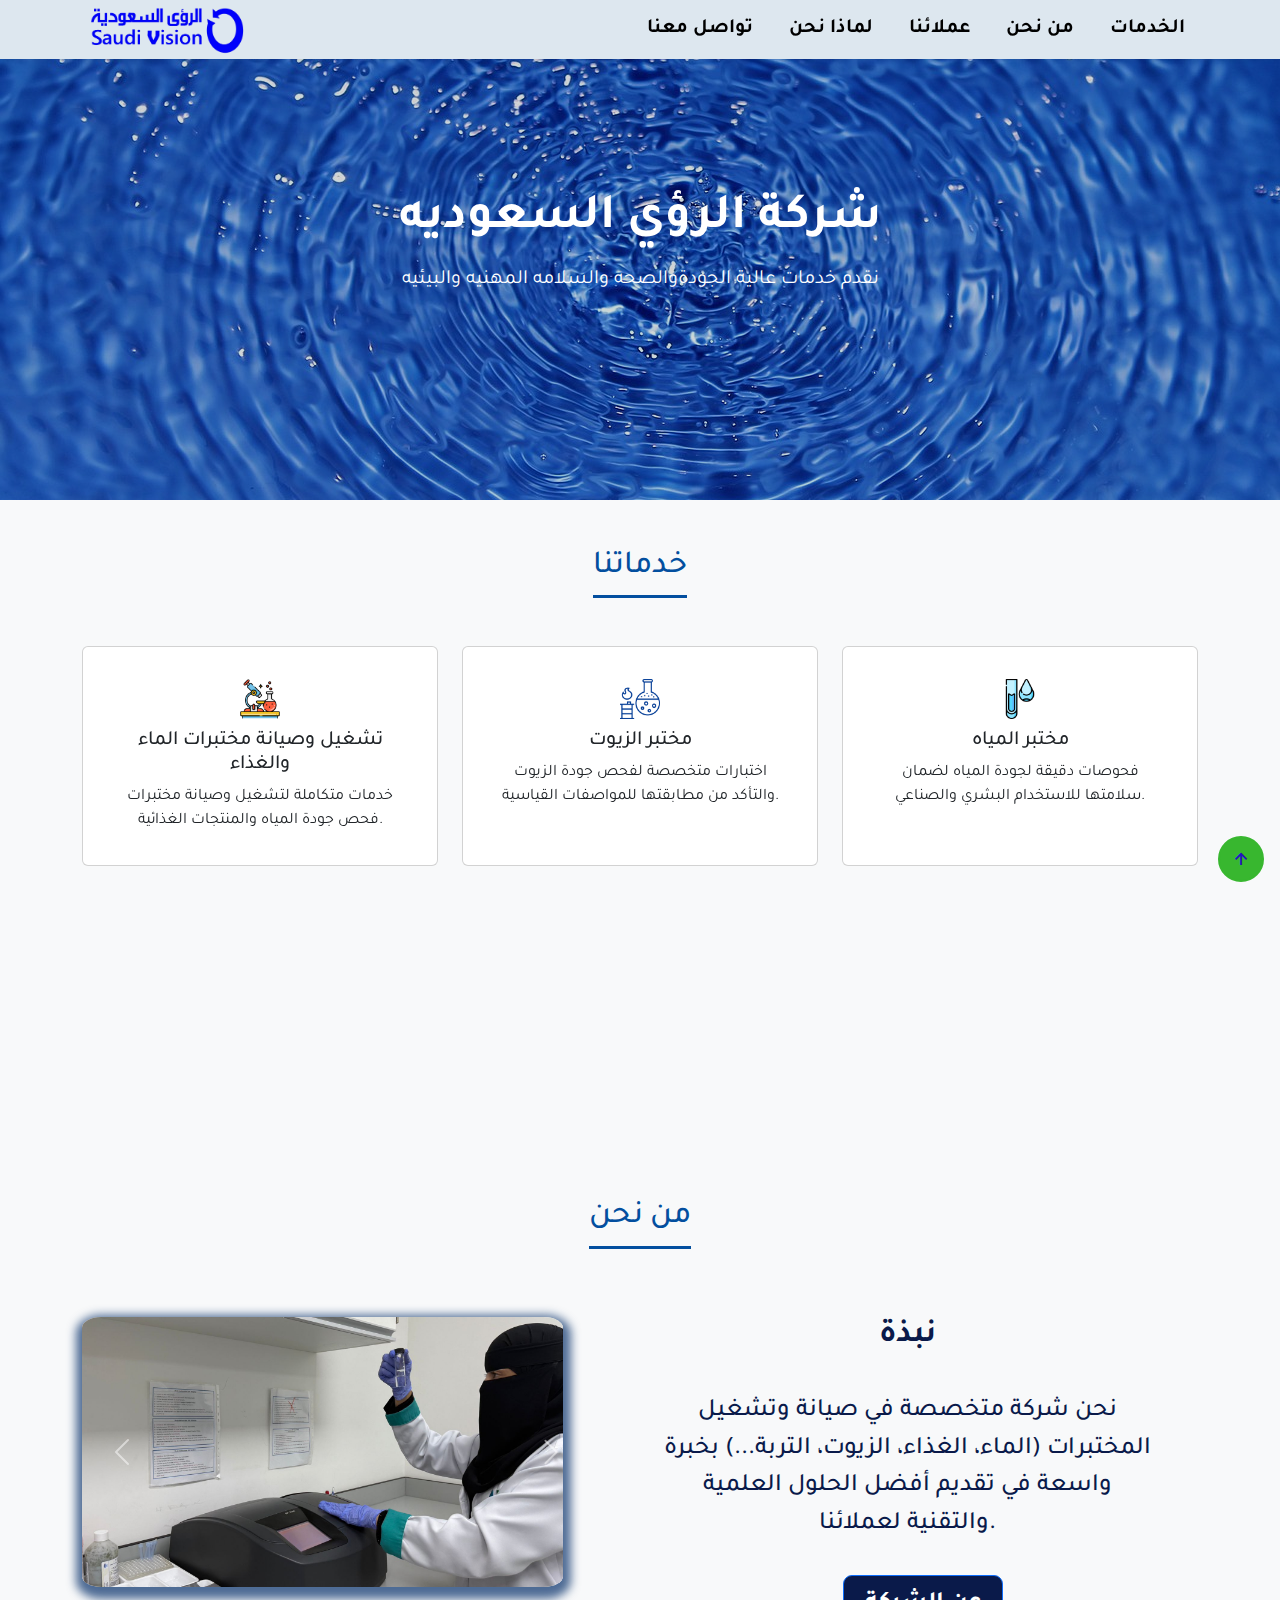
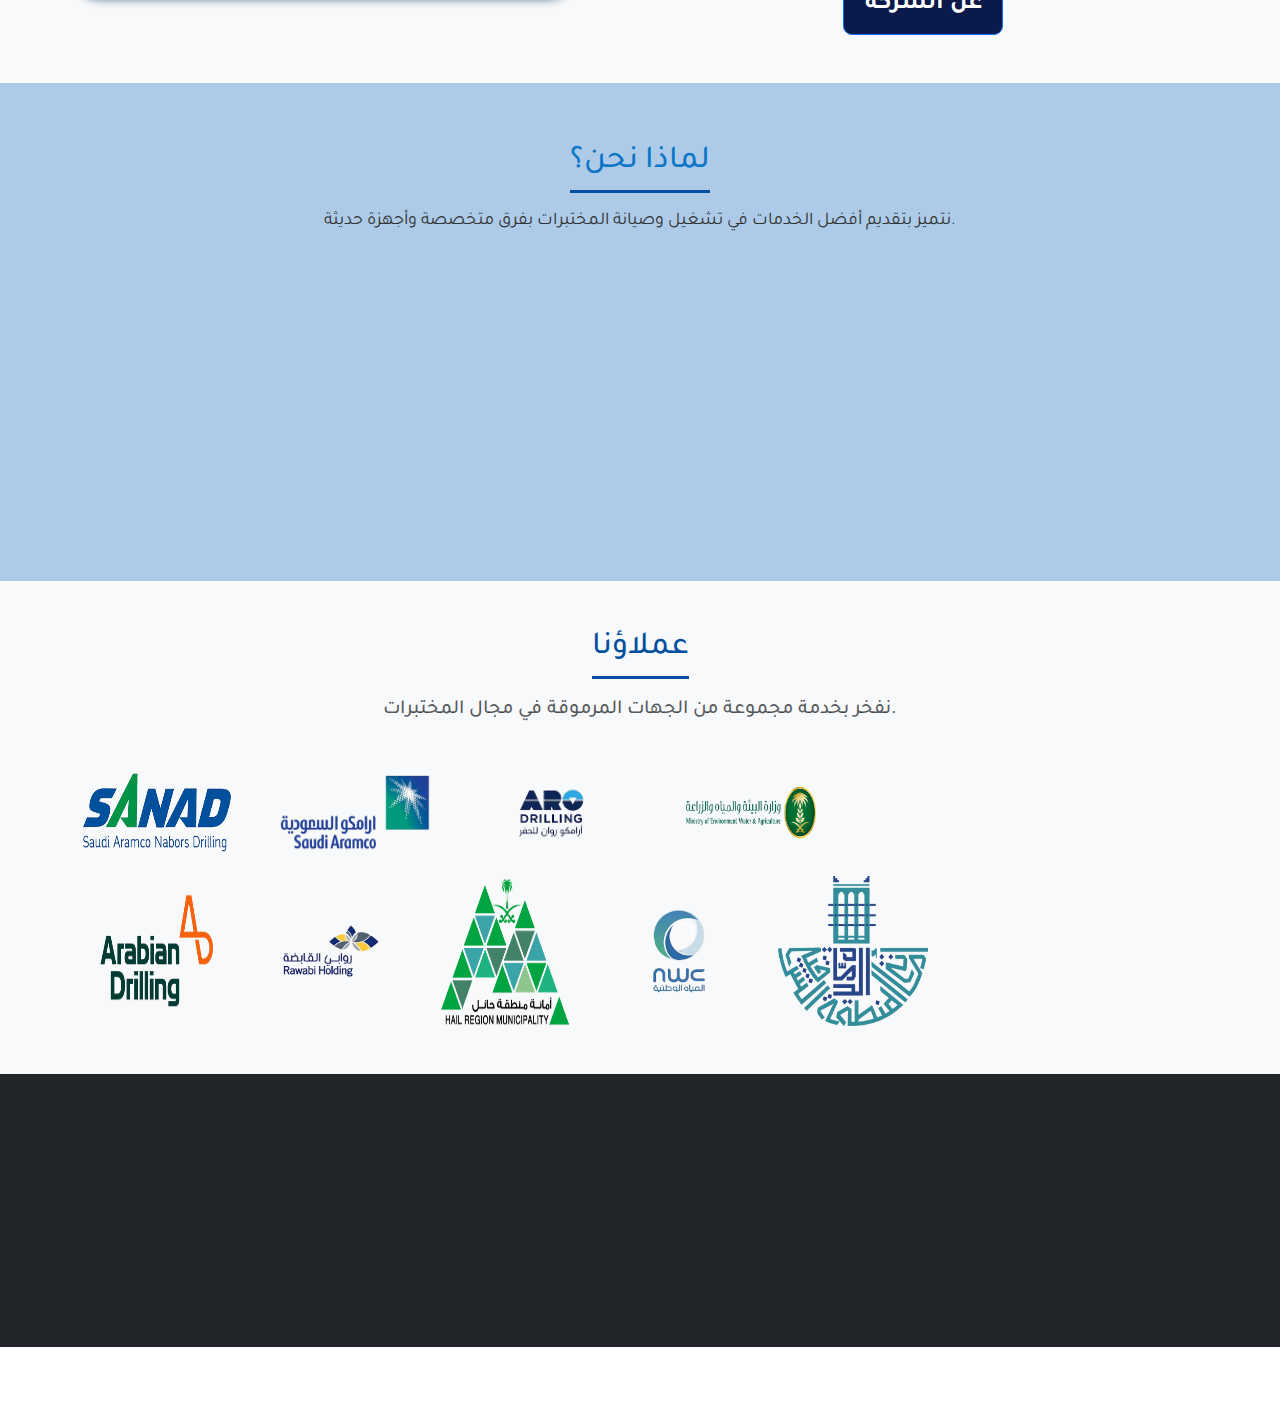
<file: index.html>
<!DOCTYPE html>
<html lang="ar">

<head>
  <meta charset="UTF-8" />
  <meta name="viewport" content="width=device-width, initial-scale=1.0" />
  <!-- google font -->
  <link href="https://fonts.googleapis.com/css2?family=Tajawal:wght@300;400;500;700&display=swap" rel="stylesheet" />
  <link rel="stylesheet" href="project/bootstrap-5.3.7-dist/css/bootstrap.css" />
  <!-- box- icon -->
  <link href="https://cdn.jsdelivr.net/npm/bootstrap-icons/font/bootstrap-icons.css" rel="stylesheet" />
  <link rel="stylesheet" href="https://unpkg.com/boxicons@latest/css/boxicons.min.css" />
  <!-- file css -->
  <link rel="stylesheet" href="CSS/style.css" />
  <link rel="stylesheet" href="CSS/aos.css">
  <title>Saudi Vision</title>
</head>

<body>
  <header>
    <!-- logo in navbar -->
    <a href="#" class="logo">
      <img src="images/logo1.png" alt="Saudi Vision Logo" />
    </a>
    <!-- hamburger icon (Bootstrap Icon) -->
    <div class="menu-toggle" id="menu-toggle">
      <i class="bi bi-list"></i>
    </div>
    <!-- start navbar -->
    <ul class="navlist" id="navlist">
      <li><a href="#contact">تواصل معنا</a></li>
      <li><a href="#why-us">لماذا نحن</a></li>
      <li><a href="#clients">عملائنا</a></li>
      <li><a href="#about">من نحن</a></li>
      <li><a href="#services">الخدمات</a></li>
    </ul>
  </header>
  <!-- hero section -->
  <section id="hero" class="hero-section">
    <div class="overlay"></div>
    <div class="hero-content">
      <h1>شركة الرؤي السعوديه</h1>
      <p>نقدم خدمات عالية الجودةوالصحه والسلامه المهنيه والبيئيه</p>
    </div>
  </section>
  <!-- end hero section -->
  <!-- Services Section -->
  <section id="services" class="py-5 bg-light">
    <div class="container">
      <div class="text-center">
        <h2 class=" mb-5 section-title">خدماتنا</h2>
      </div>
      <!-- start service -->
      <div class="row g-4">
        <!-- Service 1 -->
        <div class="col-md-4">
          <div class="card h-100  text-center p-3 " id="set-card" data-aos="fade-up">
            <div class="card-body">
              <img src="images/laboratory.png" alt="Lab Icon" style="width: 40px; height: 40px" />
              <h5 class="card-title">تشغيل وصيانة مختبرات الماء والغذاء</h5>
              <p class="card-text">
                خدمات متكاملة لتشغيل وصيانة مختبرات فحص جودة المياه والمنتجات
                الغذائية.
              </p>
            </div>
          </div>
        </div>
        <!-- Service 2 -->
        <div class="col-md-4">
          <div class="card h-100 text-center p-3" id="set-card" data-aos="fade-up">
            <div class="card-body">
              <img src="images/oil.png" alt="Oil Lab Icon" style="width: 40px; height: 40px" />
              <h5 class="card-title">مختبر الزيوت</h5>
              <p class="card-text">
                اختبارات متخصصة لفحص جودة الزيوت والتأكد من مطابقتها للمواصفات
                القياسية.
              </p>
            </div>
          </div>
        </div>
        <!-- Service 3 -->
        <div class="col-md-4">
          <div class="card h-100  text-center p-3" id="set-card" data-aos="fade-up">
            <div class="card-body">
              <img src="images/water.png" alt="Water Lab Icon" style="width: 40px; height: 40px" />
              <h5 class="card-title">مختبر المياه</h5>
              <p class="card-text">
                فحوصات دقيقة لجودة المياه لضمان سلامتها للاستخدام البشري
                والصناعي.
              </p>
            </div>
          </div>
        </div>
        <div class="row g-4 justify-content-center mt-3">
          <!-- Service 4 -->
          <div class="col-md-4">
            <div class="card h-100 text-center p-3" id="set-card" data-aos="fade-up">
              <div class="card-body">
                <img src="images/natural-gas.png" alt="Gas Lab Icon" style="width: 40px; height: 40px" />
                <h5 class="card-title">مختبر الغازات</h5>
                <p class="card-text">
                  اختبارات الغازات للتأكد من النقاء والجودة في مختلف التطبيقات الصناعية.
                </p>
              </div>
            </div>
          </div>

          <!-- Service 5 -->
          <div class="col-md-4">
            <div class="card h-100 text-center p-3" id="set-card" data-aos="fade-up">
              <div class="card-body">
                <img src="images/soil.png" alt="Soil Lab Icon" style="width: 40px; height: 40px" />
                <h5 class="card-title">مختبر التربة</h5>
                <p class="card-text">
                  تحليل التربة لدعم المشاريع الزراعية والهندسية وفق المعايير العالمية.
                </p>
              </div>
            </div>
          </div>
        </div>
      </div>
  </section>
  <!-- ================== -->
  <section id="about" class="py-5 bg-light">
    <div class="container">
      <div class="text-center mb-5">
        <h2 class="section-title">من نحن</h2>
      </div>
      <!-- name clas contaner-carc-comp for contaner carsoland company -->
      <div class="row w-100 contaner-carc-comp">
        <div class="col">
          <div id="aboutCarousel" class="carousel slide" data-bs-ride="carousel">
            <div class="carousel-inner ">
              <!-- Slide 1: -->
              <div class="carousel-item active">
                <img src="images/about1.jpeg" class="d-block w-100 rounded" alt=" imeg1">
              </div>
              <!-- Slide 2: -->
              <div class="carousel-item">
                <img src="images/about2.jpeg" class="d-block w-100 rounded" alt="imeg2">
              </div>
              <!-- Slide 3:  -->
              <div class="carousel-item">
                <img src="images/about3.jpeg" class="d-block w-100 rounded" alt="imeg3">
              </div>
              <!-- Slide 4:  -->
              <div class="carousel-item">
                <img src="images/about4.jpeg" class="d-block w-100 rounded" alt="imeg4">
              </div>
              <!-- Slide 5:  -->
              <div class="carousel-item">
                <img src="images/about5.jpeg" class="d-block w-100 rounded" alt="imeg5">
              </div>
            </div>
            <!--  button control-->
            <button class="carousel-control-prev" type="button" data-bs-target="#aboutCarousel" data-bs-slide="prev">
              <span class="carousel-control-prev-icon"></span>
              <span class="visually-hidden">Previous</span>
            </button>
            <button class="carousel-control-next" type="button" data-bs-target="#aboutCarousel" data-bs-slide="next">
              <span class="carousel-control-next-icon"></span>
              <span class="visually-hidden">Next</span>
            </button>
          </div>
        </div>
        <!-- about-company-->
        <div class="col d-flex flex-column justify-content-center text-black about-company">
          <h2>نبذة</h2>
          <p>
            نحن شركة متخصصة في صيانة وتشغيل المختبرات
            (الماء، الغذاء، الزيوت، التربة...)
            بخبرة واسعة في تقديم أفضل الحلول العلمية والتقنية لعملائنا.
          </p>
          <a href="about.html" class="btn btn-primary mt-3">عن الشركة</a>
        </div>
      </div>
    </div>
  </section>
  <!-- end about section -->
  <!--way us -->
  <section id="why-us" class="why-us-section">
    <div class="container">
      <h2 class="section-title">لماذا نحن؟</h2>
      <p>نتميز بتقديم أفضل الخدمات في تشغيل وصيانة المختبرات بفرق متخصصة وأجهزة حديثة.</p>

      <div class="features">
        <div class="feature" data-aos="zoom-in-down">
          <i class="bi bi-award"></i>
          <h3>خبرة عالية</h3>
          <p>سنوات من الخبرة في تشغيل المختبرات وصيانتها.</p>
        </div>
        <div class="feature" data-aos="zoom-in-down">
          <i class="bi bi-people"></i>
          <h3>فريق متخصص</h3>
          <p>فريقنا مدرب بشكل احترافي لضمان جودة الخدمة.</p>
        </div>
        <div class="feature" data-aos="zoom-in-down">
          <i class="bi bi-clock"></i>
          <h3>خدمة سريعة</h3>
          <p>نضمن سرعة وكفاءة في تقديم الخدمات لجميع عملائنا.</p>
        </div>
        <div class="feature" data-aos="zoom-in-down">
          <i class="bi bi-gear"></i>
          <h3>أجهزة حديثة</h3>
          <p>استخدام أحدث الأجهزة والتقنيات في المختبرات.</p>
        </div>
      </div>
    </div>
  </section>
  <!-- end way us -->
  <!-- clint -->
  <section class="clients py-5 bg-light" id="clients">
    <div class="container text-center">
      <h2 class="mb-3 section-title"">عملاؤنا</h2>
    <p class=" clients-text mb-5 text-muted ">نفخر بخدمة مجموعة من الجهات المرموقة في مجال المختبرات.</p>

    <!-- Row 1 - يتحرك يمين -->
    <div class=" clients-row marquee-right mb-4">
        <div class="d-flex gap-5 flex-nowrap">
          <img src="images/client1.png" class="img-fluid" alt="Client 1">
          <img src="images/client2.png" class="img-fluid" alt="Client 2">
          <img src="images/client3.png" class="img-fluid" alt="Client 3">
          <img src="images/client4.png" class="img-fluid" alt="Client 4">
        </div>
    </div>

    <!-- Row 2 - يتحرك شمال -->
    <div class="clients-row marquee-left">
      <div class="d-flex gap-4 flex-nowrap">
        <img src="images/client5.png" class="img-fluid" alt="Client 5">
        <img src="images/client6.png" class="img-fluid" alt="Client 6">
        <img src="images/client7.png" class="img-fluid" alt="Client 7">
        <img src="images/client8.png" class="img-fluid" alt="Client 8">
        <img src="images/client9.png" class="img-fluid" alt="Client 9">
      </div>
    </div>
    </div>
  </section>
  <!-- end clint -->
  <!-- footer -->
  <footer id="contact" class="bg-dark text-white py-4 text-center ">
    <div class="container" data-aos="fade-up" data-aos-duration="3000">
      <div class="row" ">
        <div class=" col-12 col-md-3">
        <a href="#" class="logofooter">
          <img src="images/logo1.png" alt="Saudi Vision Logo" />
        </a>
        <!-- <h5>شركه الرؤي السعوديه </h5> -->
        <p> تعزيز مكانتنا في المملكة كمختبرات رائدة في قياس جودة المياه
          والغذاء والزيوت والتربة.</p>
      </div>
      <div class="col-12 col-md-3">
        <ul class="footer-links">
          <li><a href="#hero" class="text-white text-decoration-none">الرئيسيه</a></li>
          <li><a href="about.html" class="text-white text-decoration-none">من نحن</a></li>
          <li><a href="#services" class="text-white text-decoration-none">الخدمات</a></li>
          <li><a href="#contact" class="text-white text-decoration-none">تواصل معنا</a></li>
        </ul>
      </div>
      <div class="col-12 col-md-3 contact-info">
        <p><i class='bx bx-phone'></i> <a href="tel:00966558500459"
            class="text-white text-decoration-none ">00966558500459</a></p>
        <p><i class='bx bx-envelope'></i> <a href="mailto:gliponeo@saudivisiondmm.com"
            class="text-white text-decoration-none ">gliponeo@saudivisiondmm.com</a></p>
        <p><i class='bx bx-map'></i> Kingdom of Saudi Arabia – Dammam – Al Khalidiyah Al Janubiah dist. – Abu al Asaad
          al Qusheri Street – building no 2687</p>
      </div>
      <div class="col-12 col-md-3 social-icons">
        <a href="https://www.linkedin.com/in/saudi-visions-laboratory" target="_blank" class="text-white ">
          <i class='bx bxl-facebook'></i>
        </a>
        <a href="https://www.linkedin.com/in/saudi-visions-laboratory" target="_blank" class="text-white">
          <i class='bx bxl-linkedin'></i>
        </a>
        <a href="https://x.com/saudivisiondmm" target="_blank">
          <i class='bx bxl-twitter'></i>
        </a>
      </div>
    </div>
    </div>
    <!-- ____________________scroll top_______________________ -->
    <a href="#" class="scroll">
      <i class="bx bx-up-arrow-alt"></i>
    </a>
  </footer>
  <script src="project/bootstrap-5.3.7-dist/js/bootstrap.js"></script>
  <script src="JS/aos.js"></script>
  <script src="JS/app.js"></script>

</body>

</html>
</file>
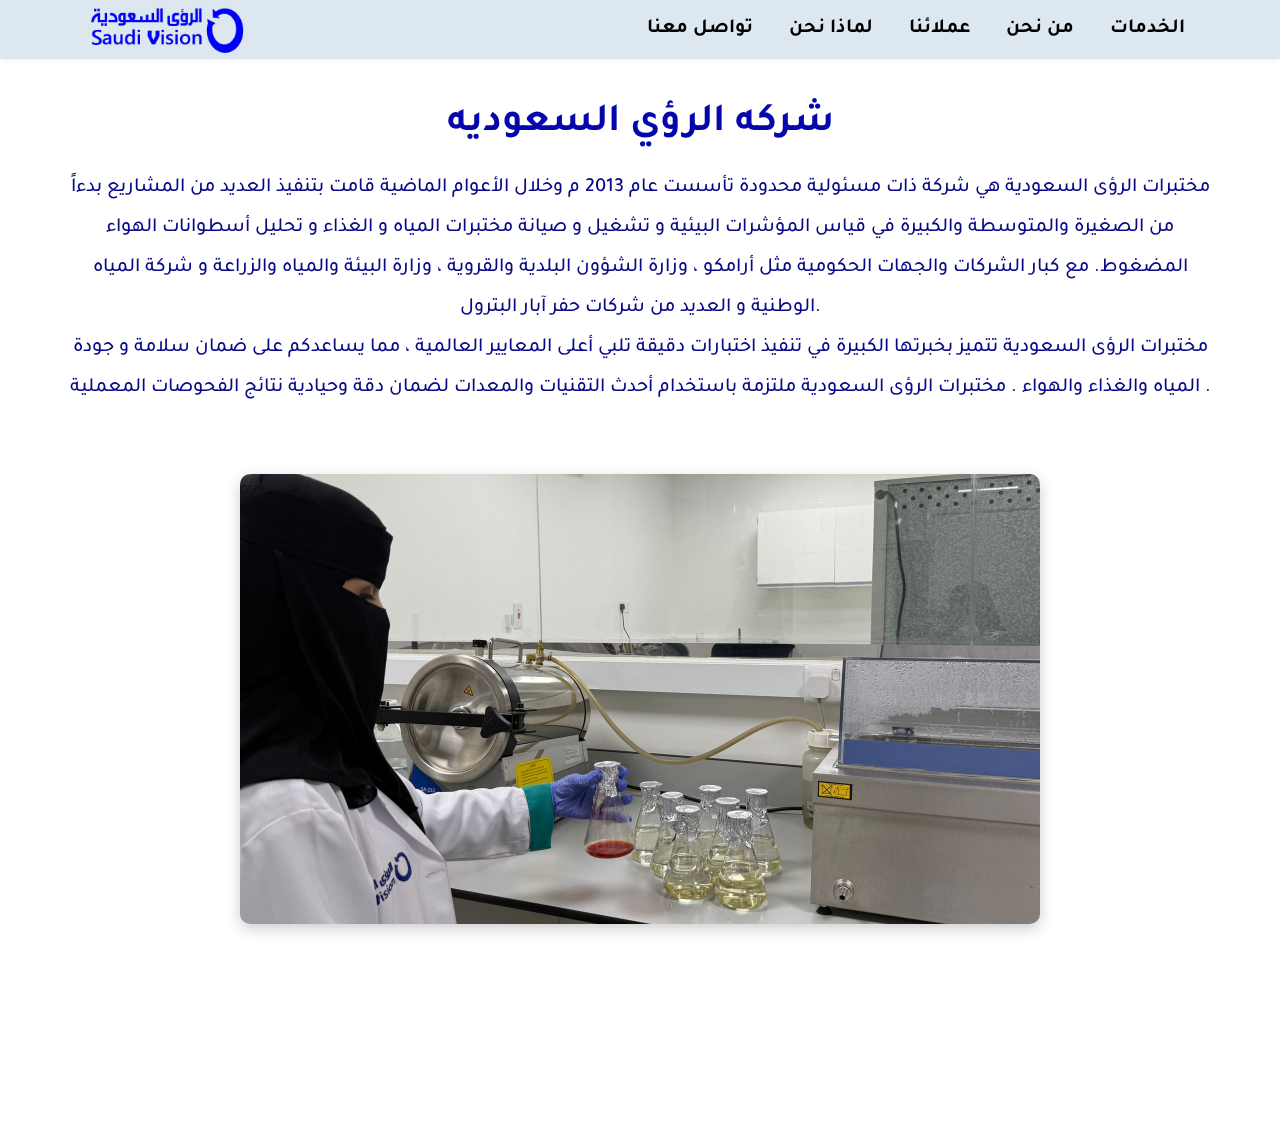
<file: about.html>
<!DOCTYPE html>
<html lang="en">
  <head>
    <meta charset="UTF-8" />
    <meta name="viewport" content="width=device-width, initial-scale=1.0" />
    <title>عن الشركه</title>
    <link
      href="https://fonts.googleapis.com/css2?family=Tajawal:wght@300;400;500;700&display=swap"
      rel="stylesheet"
    />
    <link
      rel="stylesheet"
      href="project/bootstrap-5.3.7-dist/css/bootstrap.css"
    />
    <link
      href="https://cdn.jsdelivr.net/npm/bootstrap-icons/font/bootstrap-icons.css"
      rel="stylesheet"
    />
   <link rel="stylesheet" href="CSS/style.css" />
    <link rel="stylesheet" href="CSS/aos.css">
    <!-- مكتبة الأنيميشن -->
  </head>
  <body>
    <header>
      <!-- logo in navbar -->
      <a href="#" class="logo">
        <img src="images/logo1.png" alt="Saudi Vision Logo" />
      </a>
      <!-- hamburger icon (Bootstrap Icon) -->
      <div class="menu-toggle" id="menu-toggle">
        <i class="bi bi-list"></i>
      </div>

      <!-- start navbar -->
      <ul class="navlist" id="navlist">
        <li><a href="#">تواصل معنا</a></li>
        <li><a href="#">لماذا نحن</a></li>
        <li><a href="#">عملائنا</a></li>
        <li><a href="#about">من نحن</a></li>
        <li><a href="#services">الخدمات</a></li>
      </ul>
    </header>
    <section class="about-company-grid">
      <div class="container">
        <!-- نص نبذة عن الشركة -->
        <div class="company-text" data-aos="fade-up">
          <h1>شركه الرؤي السعوديه</h1>
          <p>
            مختبرات الرؤى السعودية هي شركة ذات مسئولية محدودة تأسست عام 2013 م
            وخلال الأعوام الماضية قامت بتنفيذ العديد من المشاريع بدءاً من
            الصغيرة والمتوسطة والكبيرة في قياس المؤشرات البيئية و تشغيل و صيانة
            مختبرات المياه و الغذاء و تحليل أسطوانات الهواء المضغوط. مع كبار
            الشركات والجهات الحكومية مثل أرامكو ، وزارة الشؤون البلدية والقروية
            ، وزارة البيئة والمياه والزراعة و شركة المياه الوطنية و العديد من
            شركات حفر آبار البترول.
            <br />
            مختبرات الرؤى السعودية تتميز بخبرتها الكبيرة في تنفيذ اختبارات دقيقة
            تلبي أعلى المعايير العالمية ، مما يساعدكم على ضمان سلامة و جودة
            المياه والغذاء والهواء . مختبرات الرؤى السعودية ملتزمة باستخدام أحدث
            التقنيات والمعدات لضمان دقة وحيادية نتائج الفحوصات المعملية .
          </p>
        </div>

        <!-- صورة الشركة -->
        <div class="company-image" data-aos="zoom-in">
          <img src="images/about5.jpeg" alt="تفاصيل الشركة" />
        </div>

        <!-- الكروت: الرؤية، الرسالة، الأهداف  -->
        <div class="cards-grid">
          <div class="card-pg2" data-aos="zoom-in " data-aos-delay="0">
            <h3>رؤيتنا</h3>
            <p>
              تقديم خدمات فنية ذات جودة وموثوقية عالية تحوز رضا عملائنا الأعزاء.
            </p>
          </div>
          <div class="card-pg2" data-aos="zoom-in" data-aos-delay="200">
            <h3>رسالتنا</h3>
            <p>
              تسعى مختبرات الرؤى السعودية لتوفير خدمات فنية موثوقة ومعتمدة تلبي
              رضا شركائها الأعزاء.
            </p>
          </div>
          <div class="card-pg2" data-aos="zoom-in" data-aos-delay="400">
            <h3>أهدافنا</h3>
            <p>
              تعزيز مكانتنا في المملكة كمختبرات رائدة في قياس جودة المياه
              والغذاء والزيوت والتربة.
            </p>
          </div>
        </div>
      </div>
    </section>
 <script src="project/bootstrap-5.3.7-dist/js/bootstrap.js"></script>
    <script src="JS/aos.js"></script>
    <script src="JS/app.js"></script>
  </body>
</html>
</file>
<file: CSS/style.css>
* {
  padding: 0;
  margin: 0;
  box-sizing: border-box;
  font-family: "Tajawal", sans-serif;
  list-style: none;
  text-decoration: none;
  scroll-behavior: smooth;
  scroll-padding-top: 3rem;
}
header {
  position: fixed;
  width: 100%;
  top: 0;
  right: 0;
  z-index: 1000;
  display: flex;
  justify-content: space-between;
  align-items: center;
  padding: 4px 6%;
  /*background-color: #f8fcff;
  */
  background-color: #dde7ef;
  box-shadow: 0 2px 5px -2px #0000001a;
  transition: all 0.6s ease;
  -webkit-transition: all 0.6s ease;
  -moz-transition: all 0.6s ease;
  -ms-transition: all 0.6s ease;
  -o-transition: all 0.6s ease;
}
.logo img {
  max-width: 180px;
  width: 100%;
  height: 100%;
  -object-fit: contain;
}
.navlist {
  display: flex;
  list-style: none;
  margin: 0;
  padding: 0;
}

.navlist li a {
  display: inline-block;
  padding: 3px 0;
  margin: 0 18px;
  color: #000;
  font-size: 20px;
  font-weight: 600;
  text-decoration: none;
  border-bottom: 2px solid transparent;
  transition: all 0.3s ease;
}

.navlist li a:hover {
  border-bottom: 2px solid #4d52e3;
  color: #292fdd;
}

/* Hamburger icon */
.menu-toggle {
  display: none;
  font-size: 40px;
  cursor: pointer;
}

/* Tablet screens */
@media (max-width: 905px) {
  .navlist li a {
    margin: 7px 6px;
  }
}

/* Mobile screens */
@media (max-width: 768px) {
  .navlist {
    position: absolute;
    top: -300px; /* مخفية افتراضياً */
    right: 0;
    left: 0;
    width: 100%;
    background-color: #0c76c7ed;
    flex-direction: column-reverse;
    text-align: center;
    padding: 20px 0;
    box-shadow: -2px 6px 14px 5px rgb(13 110 253 / 12%);
    transition: top 0.4s ease-in-out;
    z-index: 999;
  }

  .navlist.active {
    top: 57px; /* تظهر عند الضغط على الهامبرجر */
  }

  .menu-toggle {
    display: block;
    color: #000;
    font-size: 32px;
    cursor: pointer;
  }
}

/* Hero Section */
.hero-section {
  position: relative;
  height: 500px;
  background-image: url("../images/hero-section.jpg");
  background-size: cover;
  background-position: center;
  color: #fff;
  display: flex;
  align-items: center;
  justify-content: center;
  text-align: center;
}
.hero-section .overlay {
  position: absolute;
  top: 0;
  left: 0;
  right: 0;
  bottom: 0;
  background-color: rgb(0 0 0 / 16%);
}
.hero-content {
  position: relative;
  z-index: 2;
}
.hero-content h1 {
  font-size: 50px;
  font-weight: 700;
  margin-bottom: 15px;
}
.hero-content p {
  font-size: 20px;
}
/* Services Section cards*/
#set-card:hover {
  box-shadow: 0px 7px 14px 6px rgb(13 110 253 / 31%);
}
.my-text {
  display: inline-block;
  border-bottom: 2px solid #000;
  padding-bottom: 5px;
}
.card-body img {
  margin-bottom: 10px;
}
/* ------------------ */
.section-title {
  display: inline-block;
  border-bottom: 3px solid #034f9f;
  color: #034f9f;
  padding-bottom: 9px;
  margin-bottom: 20px;
}

.carousel-inner {
  width: 90%;
  border-radius: 4%;
  box-shadow: 1px 5px 10px 7px rgb(13 53 110 / 72%);
}
.carousel-control-next-icon {
  margin-right: 50px;
}

.about-company h2 {
  text-align: center;
  padding-block-end: 30px;
  font-weight: bold;
  color: #0a1a4a;
}
.about-company p {
  color: #0a1a4a;
  font-size: 25px;
  font-weight: 500;
  text-align: center;
  line-height: 1.5;
  padding: 0 20px;
}
.about-company .btn {
  color: #fff;
  background-color: #0a1a4a;
  width: 30%;
  border-radius: 9px;
  margin-left: 38%;
  padding: 10px;
  font-size: 25px;
  font-weight: 600;
}
.about-company .btn:hover {
  box-shadow: 0px 2px 13px 8px #0950b8;
}
/* scren taplet& mopile contaner carsoland company for chang direction colum*/
@media (max-width: 1200px) {
  .contaner-carc-comp {
    flex-direction: column;
    gap: 34px;
  }
}
@media (max-width: 770px) {
  .carousel-inner {
    margin-left: 30px;
  }
  .about-company .btn:hover {
    box-shadow: 0px 2px 13px 8px #0950b8;
  }
}
@media (max-width: 560px) {
  .carousel-control-prev-icon {
    margin-left: 33px;
  }
}
/* ________________________________________ */
/* about-company-pg2 another page name --> about.html */
.about-company-grid {
  margin-top: 40px;
  padding-top: 40px;
}
.about-company-grid .container {
  display: grid;
  grid-template-rows: auto auto auto;
  row-gap: 50px;
  max-width: 1200px;
  margin: 0 auto;
  padding: 20px;
}

.company-text {
  text-align: center;
  color: #0a1a4a;
}

.company-text h1 {
  color: #0606ad;
  font-weight: bold;
  margin-bottom: 20px;
}

.company-text p {
  font-size: 20px;
  line-height: 2;
  color: #090988;
  font-weight: 500;
}

.company-image img {
  width: 100%;
  max-width: 800px;
  display: block;
  margin: 0 auto;
  border-radius: 10px;
  box-shadow: 0 5px 15px rgba(0, 0, 0, 0.2);
}

.cards-grid {
  display: grid;
  grid-template-columns: repeat(auto-fit, minmax(250px, 1fr));
  gap: 30px;
}

.card-pg2 {
  background: #fff;
  padding: 20px;
  border-radius: 10px;
  box-shadow: 0px 1px 20px 0px #0654c7;
  text-align: center;
}

.card-pg2 h3 {
  color: #0606ad;
  margin-bottom: 15px;
  font-size: 25px;
  font-weight: 600;
}

.card-pg2 p {
  font-size: 16px;
  line-height: 1.5;
  color: #090988;
}

/* Responsive for smaller screens */
@media (max-width: 768px) {
  .company-text p {
    padding: 0 15px;
  }
}
/* way us */
.why-us-section {
  padding: 60px 20px;
  /* background-color: #f8f9fa; */
  background-color: #adcbe8;
  text-align: center;
}

.why-us-section h2 {
  font-size: 32px;
  margin-bottom: 15px;
  color: #0c76c7;
}

.why-us-section p {
  font-size: 18px;
  max-width: 700px;
  margin: 0 auto 40px auto;
  color: #333;
}

.features {
  display: flex;
  flex-wrap: wrap;
  justify-content: center;
  gap: 30px;
}

.feature {
  background-color: #fff;
  padding: 20px;
  border-radius: 12px;
  width: 220px;
  box-shadow: 0 4px 8px rgba(0, 0, 0, 0.1);
}

.feature:hover {
  box-shadow: 0 4px 8px rgb(0 1 252);
}

.feature i {
  font-size: 40px;
  color: #0c76c7;
  margin-bottom: 15px;
}

.feature h3 {
  font-size: 20px;
  margin-bottom: 10px;
}

.feature p {
  font-size: 16px;
  color: #555;
}

/* clint */
.clients-text {
  font-size: 1.25rem; /* تكبير الخط، ممكن تزوديه حسب ما تحبي */
  font-weight: 500; /* اختياري: سمك الخط */
}

.clients-row {
  overflow: hidden;
}

.clients-row .d-flex {
  display: flex;
  /* gap: 40px;  */
}

.clients-row img {
  max-width: 150px;
  height: auto;
}

/* Animation */
@keyframes moveRight {
  0% {
    transform: translateX(-100%);
  }
  100% {
    transform: translateX(100%);
  }
}

@keyframes moveLeft {
  0% {
    transform: translateX(100%);
  }
  100% {
    transform: translateX(-100%);
  }
}

.marquee-right .d-flex {
  animation: moveRight 14s linear infinite;
  -webkit-animation: moveRight 14s linear infinite;
}

.marquee-left .d-flex {
  animation: moveLeft 15s linear infinite;
  -webkit-animation: moveLeft 15s linear infinite;
}

/* footer */
.container .social-icons i {
  color: #2003d2ed;
  text-decoration: none;
  font-size: 40px;
  padding-inline: 4px;
  transition: all 0.5s ease;
  -webkit-transition: all 0.5s ease;
  -moz-transition: all 0.5s ease;
  -ms-transition: all 0.5s ease;
  -o-transition: all 0.5s ease;
}
.container .social-icons i:hover {
  color: #a3cf56;
  transform: rotate3d(0, 0, 1, 360deg);
}
.text-white {
  text-decoration-line: none;
  -moz-text-decoration-line: none;
}
.container .contact-info i {
  font-size: 27px;
  color: #2003d2ed;
}

.container .contact-info a,
p {
  transition: all 0.5s ease;
}
.container .contact-info a:hover {
  transform: scale(1.1);
  box-shadow: 0 5px 15px #38b72f;
  color: white;
}
.container .contact-info p:hover {
  transform: scale(1.1);
  box-shadow: 0 5px 15px rgb(56 183 47);
  color: white;
}
.container .footer-links li {
  transition: all 0.5s ease;
  padding-bottom: 17px;
}
.container .footer-links li:hover {
  transform: scale(1.1);
  box-shadow: 0 5px 15px rgb(56 183 47);
  color: white;
}
/* logofooter */
.container .logofooter img {
  max-width: 320px;
}
@media (max-width: 1200px) and (min-width: 768px) {
  .container .logofooter img {
    max-width: 200px;
  }
}
/* scrool */
.scroll {
  position: fixed;
  bottom: 1.1rem;
  border-top: 2rem;
  right: 1rem;
}
.scroll i {
  font-size: 22px;
  color: #2003d2ed;
  background-color: #38b72f;
  padding: 10px;
  border-radius: 2rem;
  border: #38b72f 2px solid;
}
</file>
